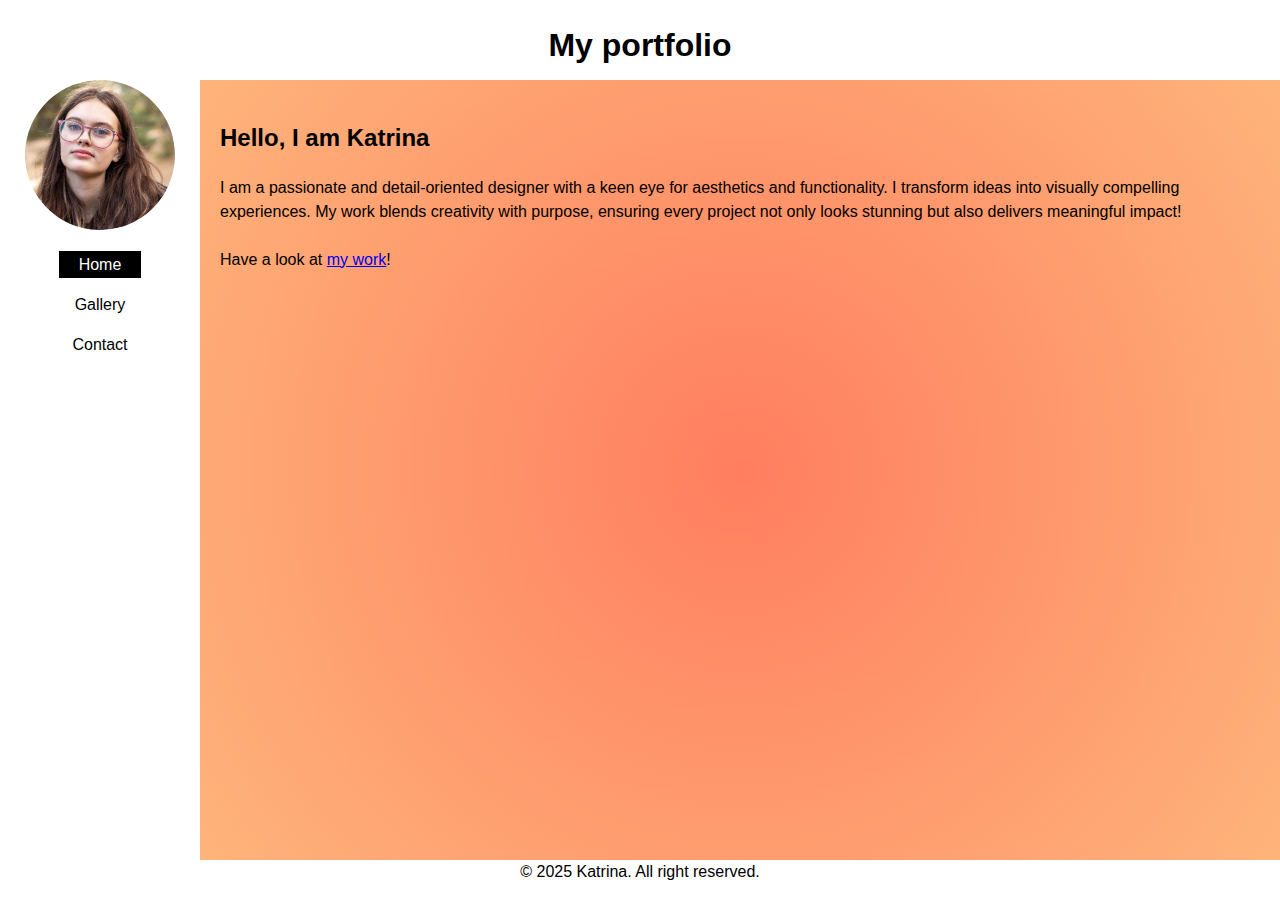
<file: index.html>
<!DOCTYPE html>
<html lang="en">
<head>
    <meta charset="UTF-8">
    <meta name="viewport" content="width=device-width, initial-scale=1.0">
    <title>Grid example</title>
    <link rel="stylesheet" href="stylesheet.css">
    <link rel="stylesheet" href="gallerystyle.css">
</head>
<body>
    <header class="myheader"><h1>My portfolio</h1></header>
    <aside class="mysidebar"><img src="images/woman.jpg" alt="Circular woman" class="circular-image">
        <nav>
            <p class="linkpara"><a href="index.html" class="link currentlink">Home</a></p>
            <p class="linkpara"><a href="gallery.html" class="link">Gallery</a></p>
            <p class="linkpara"><a href="contact.html" class="link">Contact</a></p>
        </nav>    
    </aside>
    <main class="mymain">
        <section>
            <h2>Hello, I am Katrina</h2>
            <p>
                I am a passionate and detail-oriented designer with a keen eye for aesthetics and functionality. I transform ideas into visually compelling experiences. My work blends creativity with purpose, ensuring every project not only looks stunning but also delivers meaningful impact! 
                <br><br>Have a look at <a href="gallery.html">my work</a>!
            </p>
        </section>
    </main>
    <footer class="myfooter">&copy; 2025 Katrina. All right reserved.</footer>
</body>
</html>
</file>
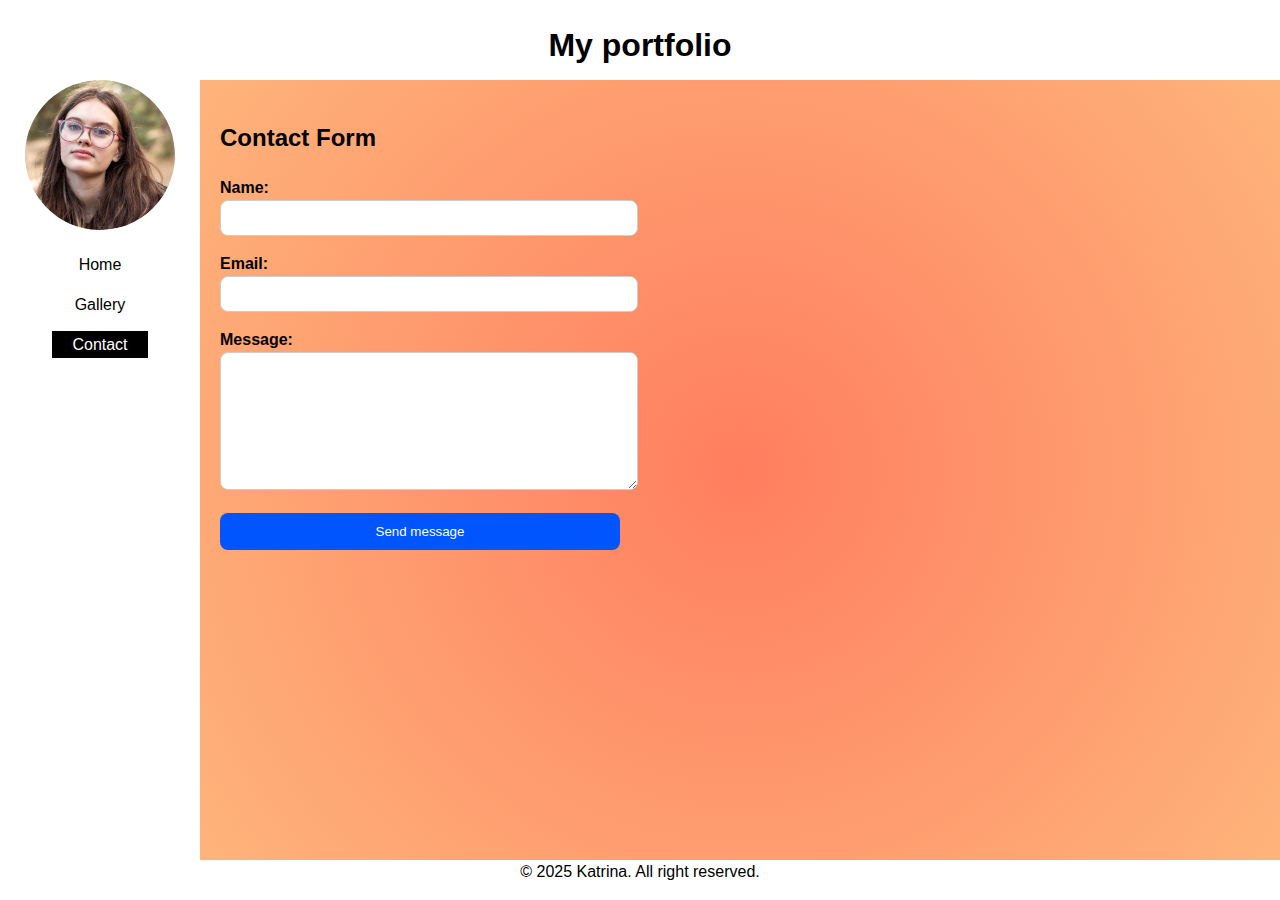
<file: contact.html>
<!DOCTYPE html>
<html lang="en">
<head>
    <meta charset="UTF-8">
    <meta name="viewport" content="width=device-width, initial-scale=1.0">
    <title>Contact</title>
    <link rel="stylesheet" href="stylesheet.css">
    <link rel="stylesheet" href="contactstyle.css">
</head>
<body>
     <header class="myheader"><h1>My portfolio</h1></header>
    <aside class="mysidebar"><img src="images/woman.jpg" alt="Circular woman" class="circular-image">
        <nav>
            <p class="linkpara"><a href="index.html" class="link">Home</a></p>
            <p class="linkpara"><a href="gallery.html" class="link">Gallery</a></p>
            <p class="linkpara"><a href="contact.html" class="link currentlink">Contact</a></p>
        </nav>
    </aside>
    <main class="mymain">
        <section>
      <h2>Contact Form</h2>
      <form action="#" method="post">
        <div>
          <label for="yourname">Name:</label>
          <input type="text" id="yourname" name="yourname" required>
        </div>

        <div>
          <label for="email">Email:</label>
          <input type="email" id="email" name="email" required>
        </div>

        <div>
          <label for="message">Message:</label>
          <textarea id="message" name="message" required></textarea>
        </div>

        <button type="submit">Send message</button>
      </form>
    </section>
    </main>
    <footer class="myfooter">&copy; 2025 Katrina. All right reserved.</footer>
</body>
</html>
</file>
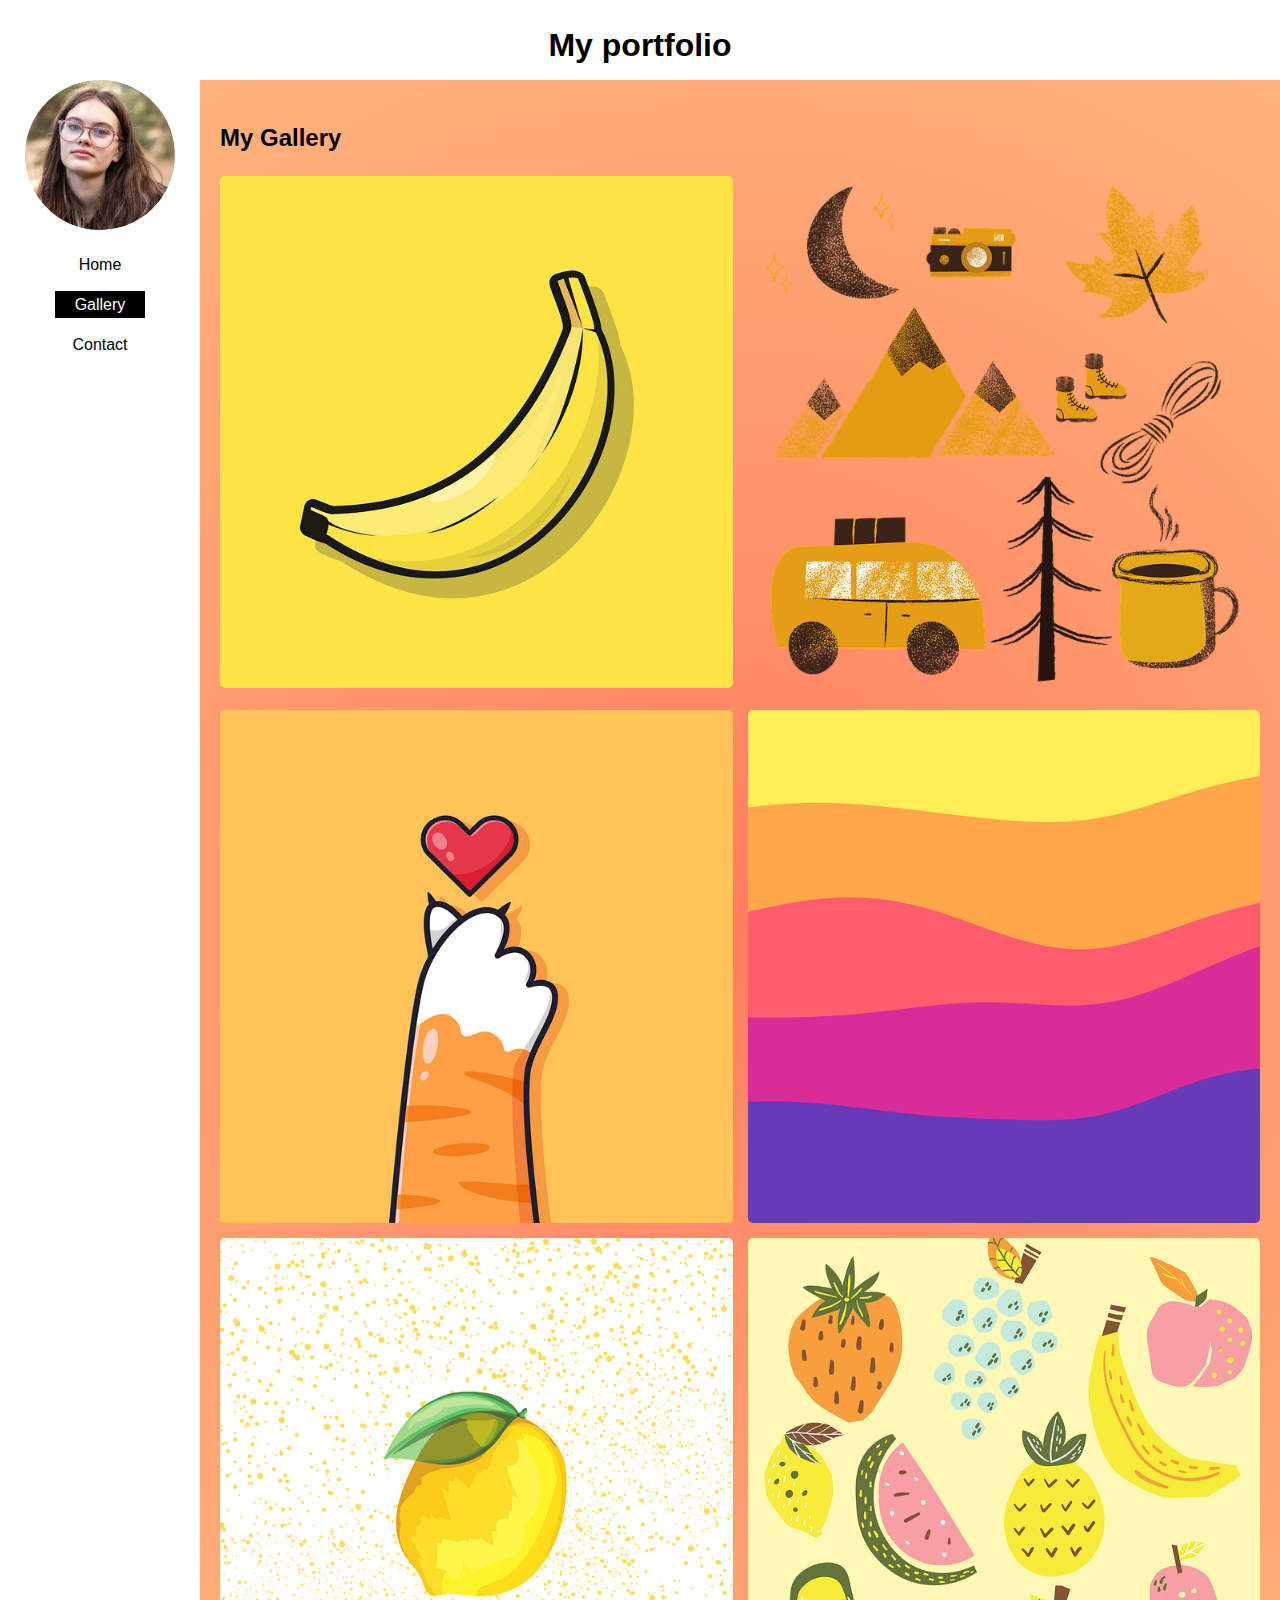
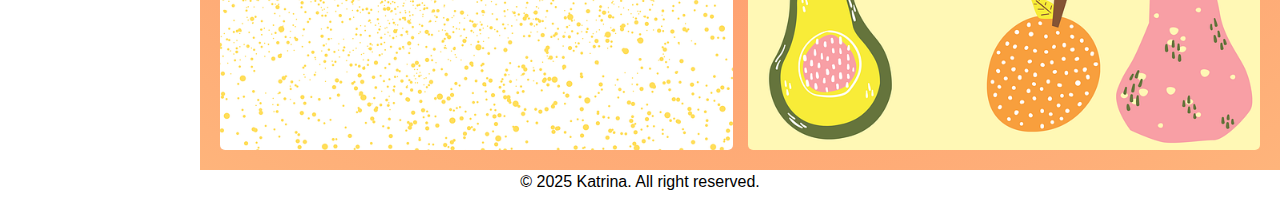
<file: gallery.html>
<!DOCTYPE html>
<html lang="en">
<head>
    <meta charset="UTF-8">
    <meta name="viewport" content="width=device-width, initial-scale=1.0">
    <title>Grid example</title>
    <link rel="stylesheet" href="stylesheet.css">
    <link rel="stylesheet" href="gallerystyle.css">
</head>
<body>
    <header class="myheader"><h1>My portfolio</h1></header>
    <aside class="mysidebar"><img src="images/woman.jpg" alt="Circular woman" class="circular-image">
        <nav>
            <p class="linkpara"><a href="index.html" class="link">Home</a></p>
            <p class="linkpara"><a href="gallery" class="link currentlink">Gallery</a></p>
            <p class="linkpara"><a href="contact.html" class="link">Contact</a></p>
        </nav>
    </aside>
    <main class="mymain">
        <section>
            <h2>My Gallery</h2>
            <div class="gallery">

                <!-- how to create an image that opens separately when clicked in a bigger size-->
                <a href="images/banana-6765984_640.png" target="_blank"> <img src="images/banana-6765984_640.png" alt="Banana" class="gallery-item"></a>
                
                <img src="images/camping-5380268_640.png" alt="Camping" class="gallery-item">
                <img src="images/cat-8239223_640.png" alt="Cat" class="gallery-item">
                <img src="images/colorful-9707493_640.png" alt="Colorful" class="gallery-item">
                <img src="images/graphic-5379480_640.png" alt="Graphic 1" class="gallery-item">
                <img src="images/graphic-5403808_640.png" alt="Graphic 2" class="gallery-item">
            </div>
        </section>
    </main>
    <footer class="myfooter">&copy; 2025 Katrina. All right reserved.</footer>
</body>
</html>
</file>
<file: stylesheet.css>
body {
  font-family: 'Segoe UI', Tahoma, Geneva, Verdana, sans-serif;
  font-size: 16px;
  line-height: 1.5;
  max-width: 1280px;
  margin: 0 auto;
  height: 100vh;
  display: grid;
  grid-template-columns: 1fr;  /* takes up all space screen width */
  grid-template-rows: 80px 280px 1fr 40px;
  grid-template-areas: 
  "header"
  "sidebar"
  "main"
  "footer"
  ;
}

/* --- The header section --- */
.myheader {
  grid-area: header;
  text-align: center;
}

/* --- The sidebar section --- */
.mysidebar {
  grid-area: sidebar;
  text-align: center;
}

.circular-image {
  width: 150px;
  height: 150px;
  clip-path: circle(50% at 50% 50%);
  object-fit: cover;
  transform: rotate(-10deg);
}

.linkpara {
  text-align: center;
}
.link {
  color: black;
  text-decoration: none;
  padding: 5px 20px;
  }

.link:hover {
  text-decoration: underline;
}

.currentlink {
  background-color: black;
  color: white;
}

/* --- The main section --- */
.mymain {
  grid-area: main;
  background-image: radial-gradient(circle, #ff7e5f, #feb47b);
  padding: 20px;
}

/* --- The footer section --- */
.myfooter {
  grid-area: footer;
  text-align: center;
}

@media (min-width:768px){
  body{
    grid-template-columns: 200px 1fr;
    grid-template-rows: 80px 1fr 40px;
    grid-template-areas:
    "header header"
    "sidebar main"
    "footer footer";
  }
}
</file>
<file: gallerystyle.css>
.gallery{
    display: grid;
    grid-template-columns: repeat(auto-fill, minmax(400px, 1fr));
    gap: 15px
}

.gallery-item{
    max-width: 100%;
    border-radius: 5px;
}
</file>
<file: contactstyle.css>
/* Example styling for your form */
    form {
      display: flex;
      flex-direction: column;
      max-width: 400px;
      gap: 1rem; /* space between fields */
    }

    label {
      font-weight: bold;
      margin-bottom: 0.3rem;
    }

    input, textarea {
      width: 100%;
      padding: 0.5rem;
      font-size: 1rem;
      border: 1px solid #ccc;
      border-radius: 8px;
    }

    textarea {
      min-height: 120px; /* makes it bigger */
      resize: vertical;  /* lets user adjust height */
    }

    button {
      padding: 0.7rem;
      background: #0055ff;
      color: white;
      border: none;
      border-radius: 8px;
      cursor: pointer;
    }

    button:hover {
      background: #555;
    }
</file>
